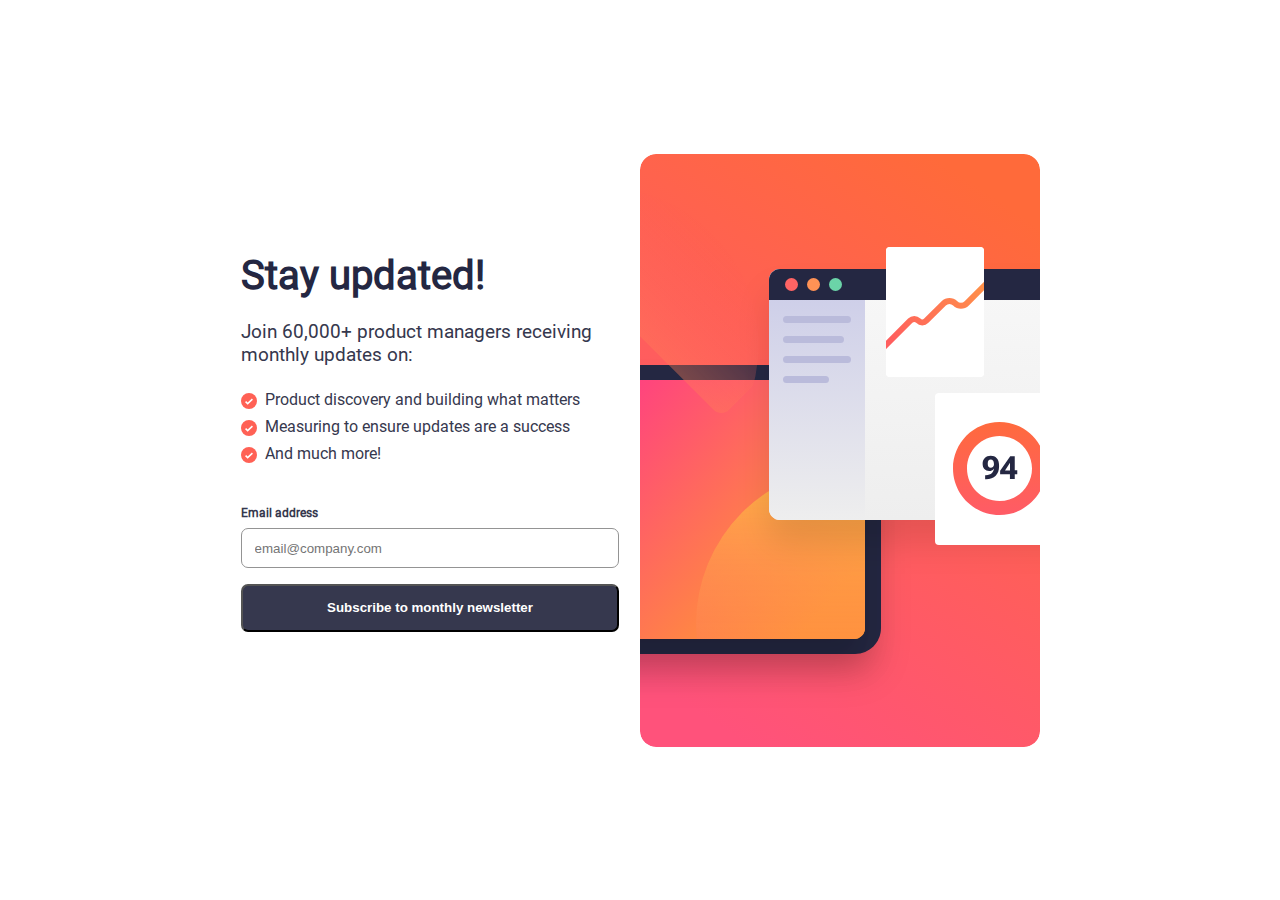
<file: index.html>
<!DOCTYPE html>
<html lang="en">
<head>
    <meta charset="UTF-8">
    <meta name="viewport" content="width=device-width, initial-scale=1.0">
    <title>newArticle</title>
    <link rel="stylesheet" href="style.css">
</head>
<body>
    <main>
        <section id="news-letter-items">

            <section class="hero-section">
                <picture>
                    <source srcset="newsletter-sign-up-with-success-message-main/assets/images/illustration-sign-up-mobile.svg" media="(max-width: 767px)" type="image/svg+xml" id="mobile-hero-img">
                    <source srcset="newsletter-sign-up-with-success-message-main/assets/images/illustration-sign-up-desktop.svg" media="(min-width: 768px)" type="image/svg+xml" id="desktop-hero-img">
                    <img src="newsletter-sign-up-with-success-message-main/assets/images/illustration-sign-up-mobile.svg" alt="hero-img">
                </picture>
            </section>
            

            <section id="sub-container">
                <section id="sub-content">
                    <h1> Stay updated!</h1>
                    <section id ="news-usecase">
                        <p>Join 60,000+ product managers receiving monthly updates on:</p>
        
                        <ul id="updates">
                            <li> Product discovery and building what matters</li>
                            <li> Measuring to ensure updates are a success</li>
                            <li> And much more!</li>
                        </ul>
                    </section>
                    <form  novalidate>
                        <label for="email">Email address <span id="error">Valid email required</span></label>
                        <input type="email" id="email" name="email" placeholder="email@company.com" required>
                        <button id="submit-btn" type="submit">
                            Subscribe to monthly newsletter
                        </button>
                    </form>   

                </section>
            </section>
        </section>
    </main>
    <script src="news.js"></script>
</body>
</html>
</file>
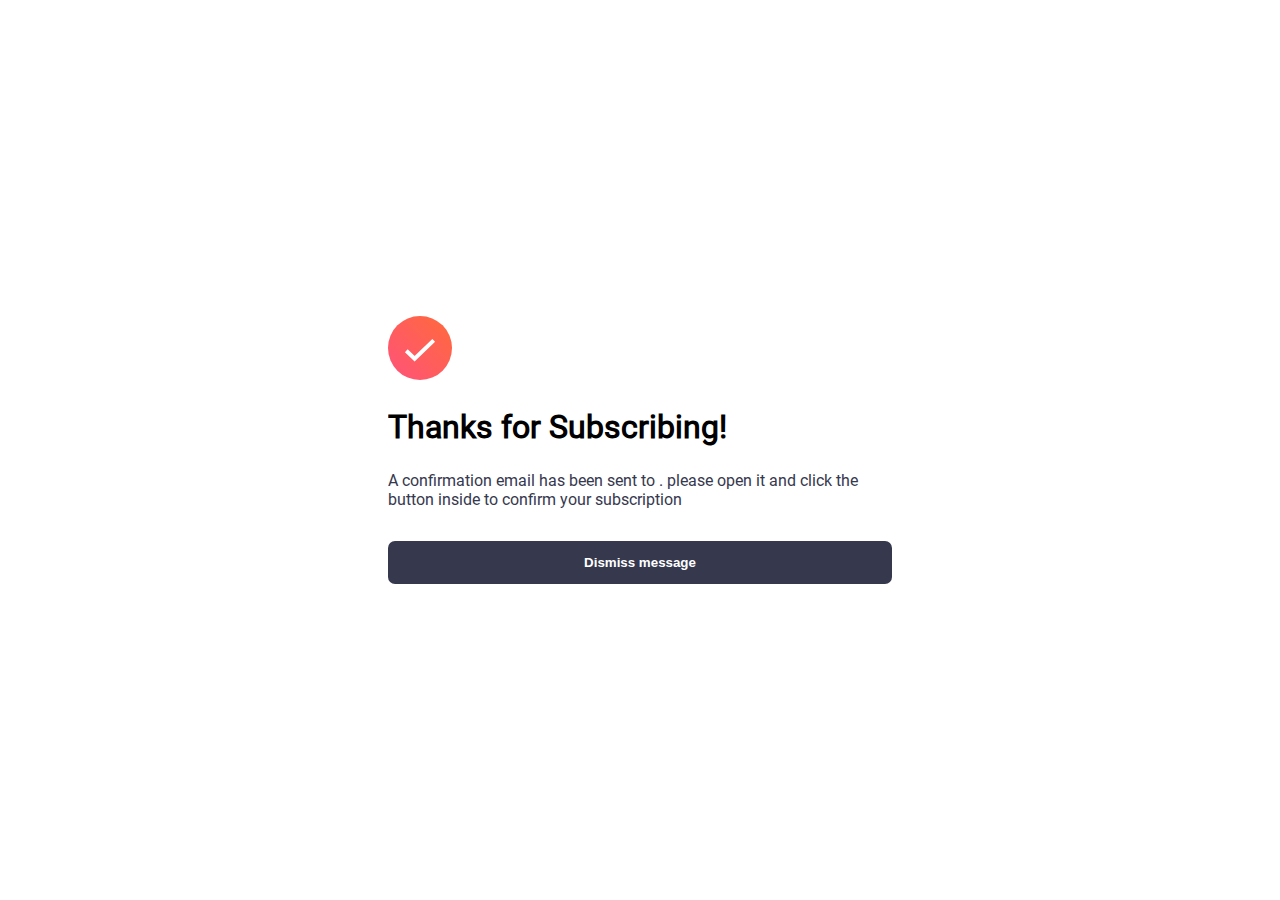
<file: confirmation.html>
<!DOCTYPE html>
<html lang="en">
<head>
    <meta charset="UTF-8">
    <meta name="viewport" content="width=device-width, initial-scale=1.0">
    <title>confirmation message</title>
    <link rel="stylesheet" href="style.css">
</head>
<body>
    <main id = "confirmation">
        <section class="thanks-msg">
            <div class="success-icon">
                <img src="newsletter-sign-up-with-success-message-main/assets/images/icon-success.svg" alt="success"> 
            </div>
            <header>
                <h1>Thanks for Subscribing!</h1>
            </header>
            <article class="content">
                <p>A confirmation email has been sent to <span id="user-email"></span> . please open it and click the button inside to confirm your subscription </p>
            </article>
            <button id="dismiss">
                Dismiss message
            </button>
        </section>
    </main>
    <script src="news.js"></script>
</body>
</html>
</file>
<file: style.css>
*{
    margin: 0;
    padding: 0;
    box-sizing: border-box;
    /* overflow-x: hidden; */
}

@font-face {
    font-family: 'Roboto';
    src:url(newsletter-sign-up-with-success-message-main/assets/fonts/Roboto-Regular.ttf) format('truetype'),
    url(newsletter-sign-up-with-success-message-main/assets/fonts/Roboto-Bold.ttf) format('truetype')
    ;       
}

:root{
    --Red: #ff6257;
    --Blue-800: hsl(234, 29%, 20%);
    --Blue-700: hsl(235, 18%, 26%);
    --Grey: hsl(0, 0%,58%);
    --White: hsl(0, 0%, 100%);
}

body{
    font-family: 'Roboto', serif;
}


main{
    width: 100vw;
    height: 100vh;
}


/* --hero-img-esction-- */
picture img {
    width: 100%;
    height: auto;
    display: block;
    object-fit: cover;
}


/*--body --*/
#sub-container{
    display: flex;
    flex-direction: column;
    justify-content: center;
    align-items: center;
    margin: 1.3rem;
    position: relative;
    max-width: 85vw;
}

#sub-container h1{
    align-self: flex-start;
    margin-bottom: 1rem;
    font-size: 1.5rem;
    color: var(--Blue-800);
}


#news-usecase{
    color: var(--Blue-700);
    font-weight: 500;
}

#news-usecase p {
    margin-bottom: 1.1rem;
}


ul{
    list-style: none;
    padding-left: 0;
}

li{
    position: relative;
    padding-left: 1.5rem;
    margin-bottom: 0.5rem;
}

li::before{
    content: "";
    background: url(newsletter-sign-up-with-success-message-main/assets/images/icon-list.svg) no-repeat center;
    background-size: contain;
    width: 16px;
    height: 16px;
    position: absolute;
    left: 0;
    top: 0.15rem;
}


/* ---form--- */

form {
    margin-top: 2rem;
}

#email, button{
    width: 100%;
}

form input{
    padding: 0.7rem 0.8rem;
    border-radius: 7px; 
    border: 1px solid var(--Grey);
    margin-bottom: 1rem;
}

form label{
    font-size: 12px;
    display: flex;
    justify-content: space-between;
    color: var(--Blue-700);
    margin-bottom: 0.5rem;
}

label #error {
    color: var(--Red);
    display: none;
}

form button{
    padding: 0.9rem 0.8rem;
    margin-bottom: 1rem;
    color: var(--White);
    background-color: var(--Blue-700);
    border-radius: 7px;
    font-weight: 700;
}

form input:invalid:not(:placeholder-shown){
    border: 2px solid var(--Red) !important;
    color: var(--Red);
    background-color: #FFE7E6;
}

form button:active{
    background: linear-gradient(#FF6A3A, #FF527B);
    border: #ff6257;
}


/* ---tablet --- */
@media (min-width: 768px){

    main{
        display: flex;
        justify-content: center;
        align-items: center;
        width: 100vw;
        height: 100vh;
    }
   
    .hero-section{
        width: 100%;
        max-width: none;
        height: 358.29px;
        display: flex;
        justify-content: center;
        align-items: center;
        padding: 2rem;
    }
    picture {
        width: 100%;
        height: 100%;
        display: block;
        overflow: hidden;
    }

    picture img {
        width: 100%;
        height: 100%; 
        display: block;
        object-fit: cover; 
        border-radius: 1rem;
    }
    
    #news-letter-items{
        display: grid;
        grid-template-rows: 50% 50%;
        justify-content:center;
        align-items:center ;
        height: auto;
        width: 100%;
    }

}

/* --- big-screens ---*/

@media (min-width: 1020px){
    #news-letter-items{
        display: grid;
        grid-template-columns: 50% 50%;
        grid-template-rows: 1fr;
        justify-content:center;
        align-items:center ;
        height: auto;
        width: 100%;
        max-width: 840px; 
            
    }
    .hero-section{
        height: 593px;
        grid-column: 2;
        grid-row: 1;
        width: 400px;
        padding: 0;
    }
    picture img {
        width: 100%;
        height: 100%; 
        object-fit: contain; 
    }

        
    #sub-container{
        grid-column: 1;
        grid-row: 1;
    }
        
    #sub-container h1{
        align-self: normal;
        font-size: 2.5rem;
        margin-bottom: 1.3rem;
            
    }
        
        
    #news-usecase{
        color: var(--Blue-700);
        font-weight: 550;
    }
        
    #news-usecase p {
        margin-bottom: 1.5rem;
        font-size: 1.2rem;
    }
        
        
    ul{
        list-style: none;
        padding-left: 0;
        margin-top: 2rem 0;
    }

    
    form {
        margin-top: 2.7rem;
    }

    form label{
        font-weight: 600;
    }


}



/* --- confirmation - page --- */

#confirmation{
    width: 100vw;
    height: 100vh;
    display: flex;
    justify-content: center;
    align-items: center;
    padding: 0 2.7rem;
}

#confirmation header{
    margin: 1.5rem 0;
}

 #confirmation p {
    font-weight: 400;
    color: var(--Blue-700);
}

#confirmation #user-email {
    font-weight: 900;
    color: var(--Blue-800);
    font-size: 1.1rem;
}

#confirmation button{
    margin-top: 7rem;
    padding: 0.9rem 0.8rem;
    color: var(--White);
    background-color: var(--Blue-700);
    border-radius: 7px;
    font-weight: 700;
    border: var(--Blue-700);
}

#confirmation button:active{
    background: linear-gradient(#FF6A3A, #FF527B);
    border: 1px solid #FF6A3A;
    position: relative;
}

#confirmation button:active::after{
    content: "";
    position: absolute;
    top: 10px;
    left: 10px;
    right: 10px;
    bottom: -8px;
    background: linear-gradient(#FF6A3A, #FF527B);
    border-radius: 10px;
    filter: blur(10px);
    z-index: -1;
}



@media(min-width: 500px){
    .thanks-msg{
        width: 504px;
        height: auto;
    }

    #confirmation button{
        margin-top: 2rem;
    }

}
</file>
